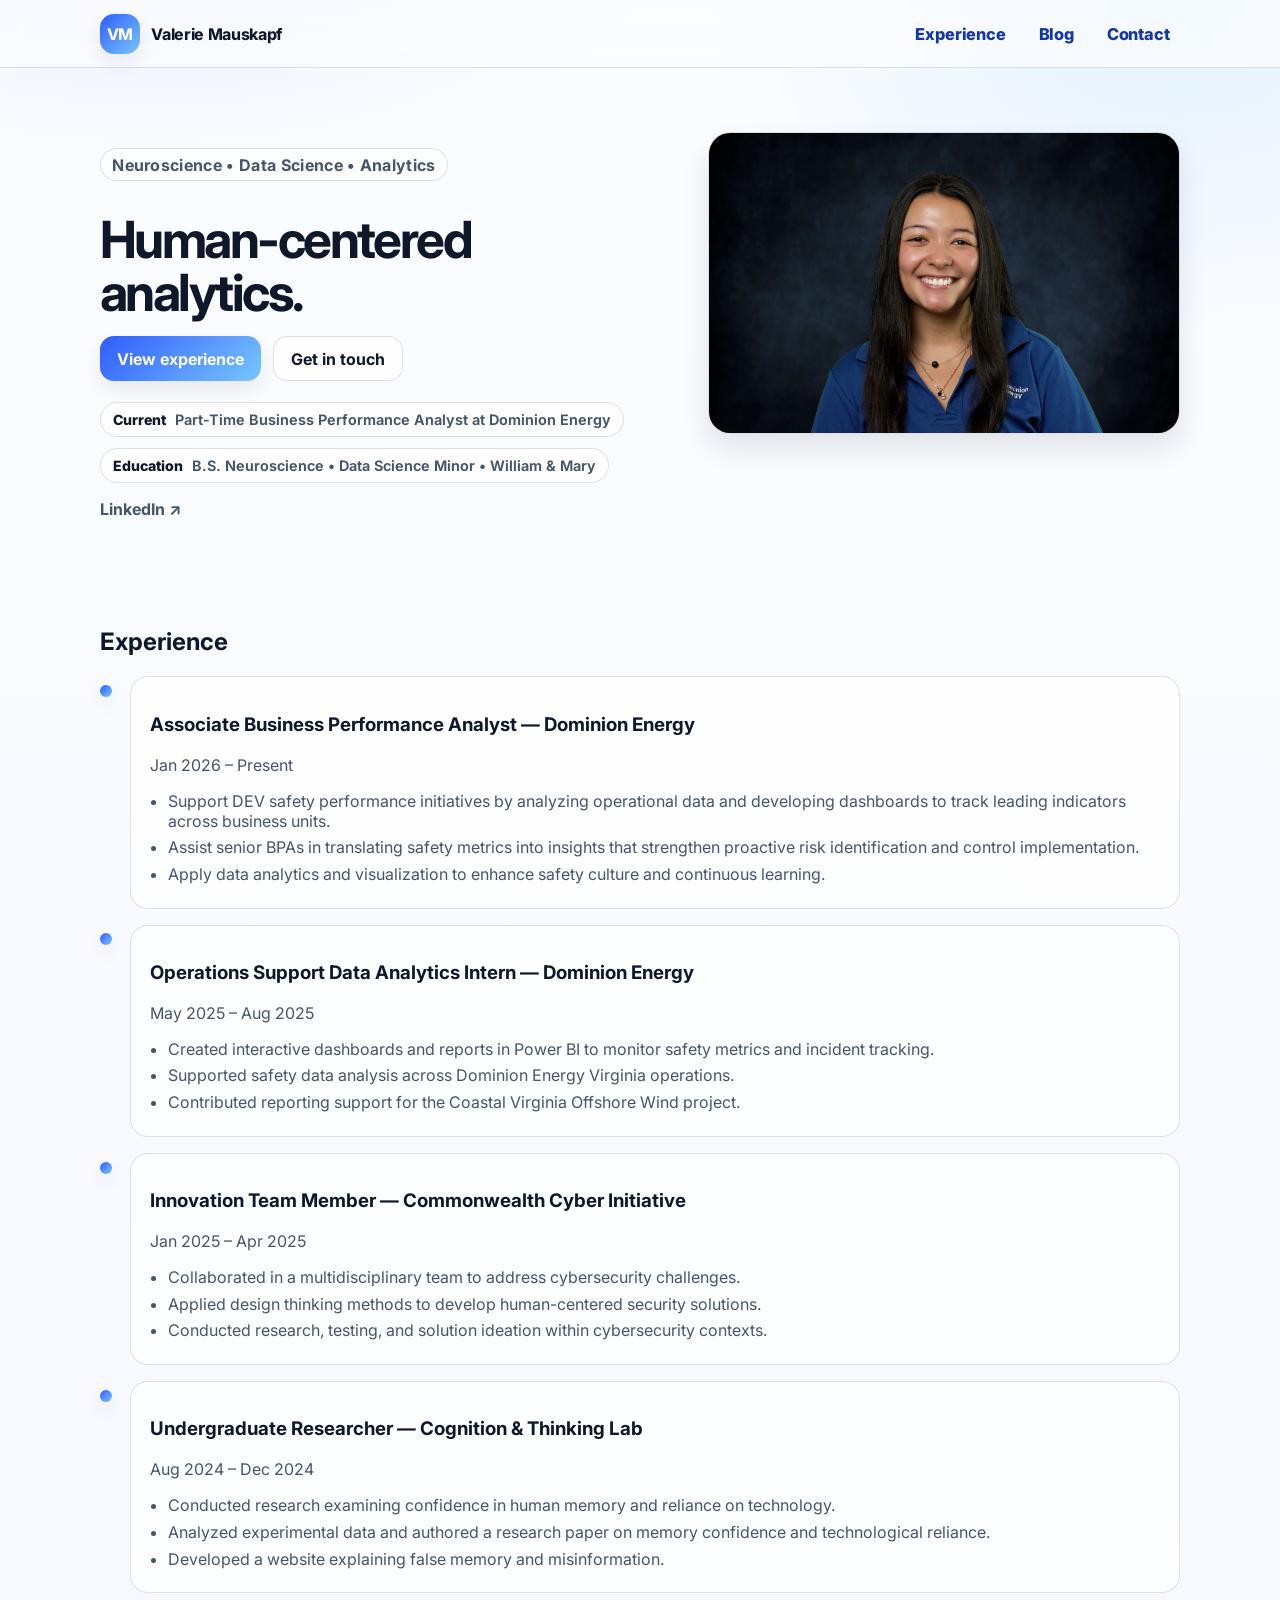
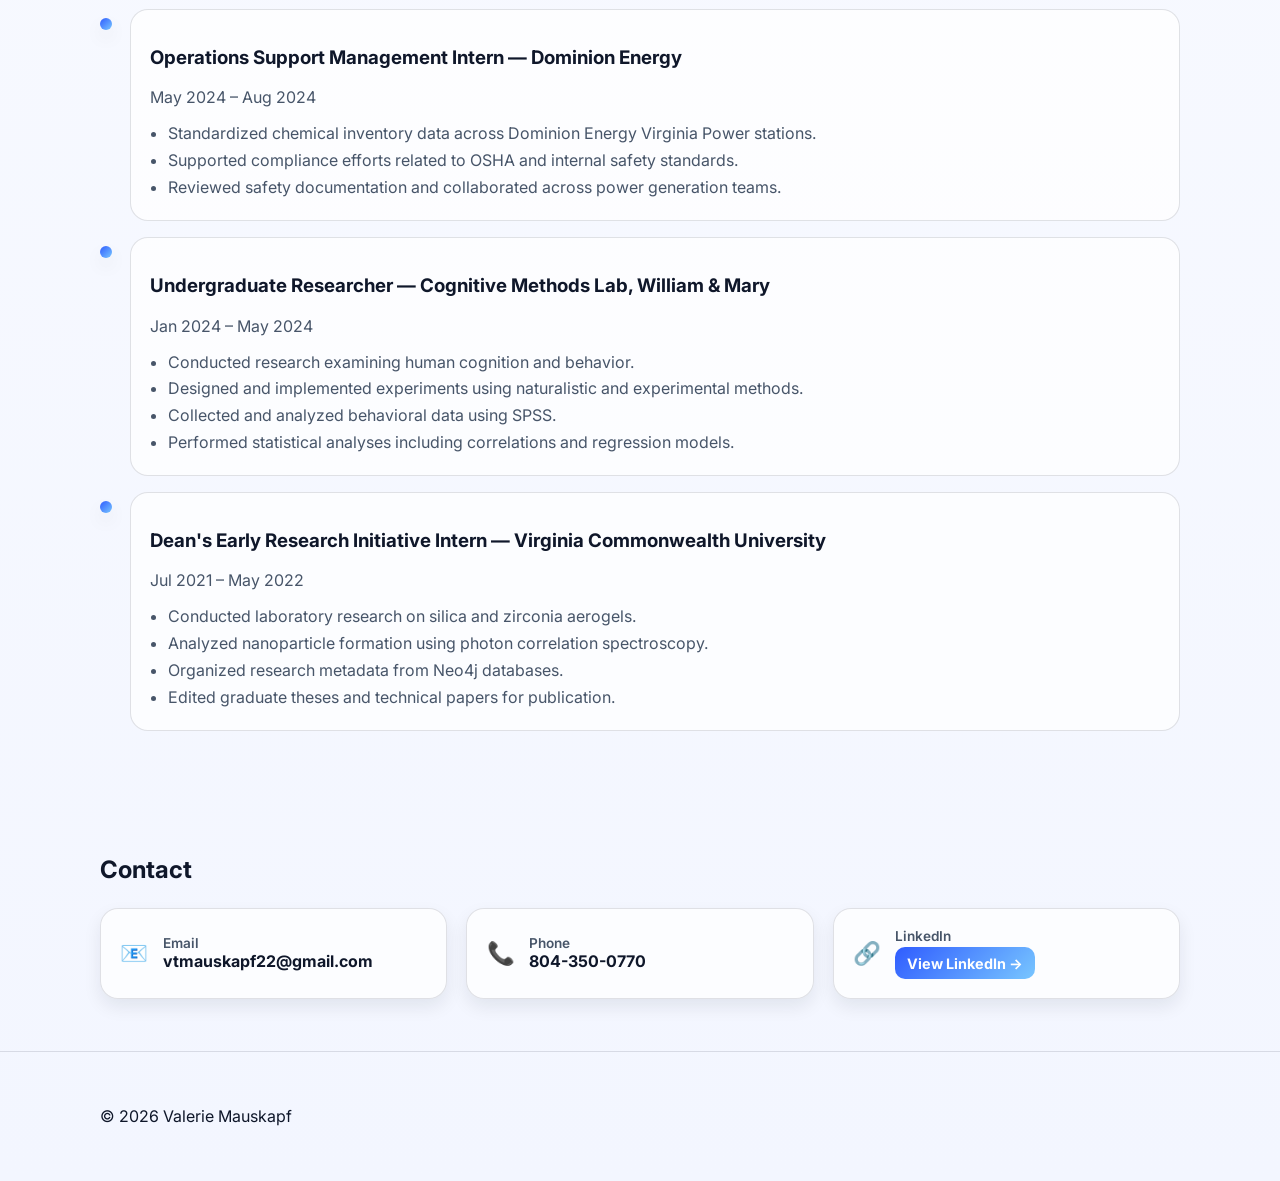
<file: index.html>
<!doctype html>
<html lang="en">

<head>
<meta charset="utf-8">
<meta name="viewport" content="width=device-width, initial-scale=1">

<title>Valerie Mauskapf</title>

<link rel="preconnect" href="https://fonts.googleapis.com">
<link rel="preconnect" href="https://fonts.gstatic.com" crossorigin>

<link href="https://fonts.googleapis.com/css2?family=Inter:wght@400;500;600;700&display=swap" rel="stylesheet">

<link rel="stylesheet" href="assets/css/styles.css">
</head>


<body>

<header class="site-header">
<div class="container header-inner">

<a class="brand" href="#">
<span class="brand-mark">VM</span>
<span class="brand-text">Valerie Mauskapf</span>
</a>

<nav class="nav">
<a href="#experience">Experience</a>
<a href="./blog/">Blog</a>
<a href="#contact">Contact</a>
</nav>

</div>
</header>


<main>


<section class="hero">
<div class="container hero-grid">

<div class="hero-copy">

<p class="eyebrow">Neuroscience • Data Science • Analytics</p>

<h1>Human-centered analytics.</h1>

<div class="cta-row">
<a class="btn primary" href="#experience">View experience</a>
<a class="btn" href="#contact">Get in touch</a>
</div>

<div class="meta-row">

<div class="meta-pill">
<span class="meta-k">Current</span>
<span class="meta-v">Part-Time Business Performance Analyst at Dominion Energy</span>
</div>

<div class="meta-pill">
<span class="meta-k">Education</span>
<span class="meta-v">B.S. Neuroscience • Data Science Minor • William &amp; Mary</span>
</div>

</div>

<div class="link-row">
<a class="link" href="https://www.linkedin.com/in/valeriemauskapf" target="_blank" rel="noreferrer noopener">
LinkedIn ↗
</a>
</div>

</div>


<div class="hero-card">
<img
class="headshot"
src="assets/img/headshot.jpg"
alt="Valerie Mauskapf"
/>
</div>

</div>
</section>



<section id="experience" class="section">
<div class="container">

<h2>Experience</h2>

<div class="timeline">


<article class="timeline-item">
<div class="dot"></div>
<div class="timeline-content">
<h3>Associate Business Performance Analyst — Dominion Energy</h3>
<p class="muted">Jan 2026 – Present</p>
<ul class="bullets">
<li>Support DEV safety performance initiatives by analyzing operational data and developing dashboards to track leading indicators across business units.</li>
<li>Assist senior BPAs in translating safety metrics into insights that strengthen proactive risk identification and control implementation.</li>
<li>Apply data analytics and visualization to enhance safety culture and continuous learning.</li>
</ul>
</div>
</article>


<article class="timeline-item">
<div class="dot"></div>
<div class="timeline-content">
<h3>Operations Support Data Analytics Intern — Dominion Energy</h3>
<p class="muted">May 2025 – Aug 2025</p>
<ul class="bullets">
<li>Created interactive dashboards and reports in Power BI to monitor safety metrics and incident tracking.</li>
<li>Supported safety data analysis across Dominion Energy Virginia operations.</li>
<li>Contributed reporting support for the Coastal Virginia Offshore Wind project.</li>
</ul>
</div>
</article>


<article class="timeline-item">
<div class="dot"></div>
<div class="timeline-content">
<h3>Innovation Team Member — Commonwealth Cyber Initiative</h3>
<p class="muted">Jan 2025 – Apr 2025</p>
<ul class="bullets">
<li>Collaborated in a multidisciplinary team to address cybersecurity challenges.</li>
<li>Applied design thinking methods to develop human-centered security solutions.</li>
<li>Conducted research, testing, and solution ideation within cybersecurity contexts.</li>
</ul>
</div>
</article>


<article class="timeline-item">
<div class="dot"></div>
<div class="timeline-content">
<h3>Undergraduate Researcher — Cognition &amp; Thinking Lab</h3>
<p class="muted">Aug 2024 – Dec 2024</p>
<ul class="bullets">
<li>Conducted research examining confidence in human memory and reliance on technology.</li>
<li>Analyzed experimental data and authored a research paper on memory confidence and technological reliance.</li>
<li>Developed a website explaining false memory and misinformation.</li>
</ul>
</div>
</article>


<article class="timeline-item">
<div class="dot"></div>
<div class="timeline-content">
<h3>Operations Support Management Intern — Dominion Energy</h3>
<p class="muted">May 2024 – Aug 2024</p>
<ul class="bullets">
<li>Standardized chemical inventory data across Dominion Energy Virginia Power stations.</li>
<li>Supported compliance efforts related to OSHA and internal safety standards.</li>
<li>Reviewed safety documentation and collaborated across power generation teams.</li>
</ul>
</div>
</article>


<article class="timeline-item">
<div class="dot"></div>
<div class="timeline-content">
<h3>Undergraduate Researcher — Cognitive Methods Lab, William &amp; Mary</h3>
<p class="muted">Jan 2024 – May 2024</p>
<ul class="bullets">
<li>Conducted research examining human cognition and behavior.</li>
<li>Designed and implemented experiments using naturalistic and experimental methods.</li>
<li>Collected and analyzed behavioral data using SPSS.</li>
<li>Performed statistical analyses including correlations and regression models.</li>
</ul>
</div>
</article>


<article class="timeline-item">
<div class="dot"></div>
<div class="timeline-content">
<h3>Dean's Early Research Initiative Intern — Virginia Commonwealth University</h3>
<p class="muted">Jul 2021 – May 2022</p>
<ul class="bullets">
<li>Conducted laboratory research on silica and zirconia aerogels.</li>
<li>Analyzed nanoparticle formation using photon correlation spectroscopy.</li>
<li>Organized research metadata from Neo4j databases.</li>
<li>Edited graduate theses and technical papers for publication.</li>
</ul>
</div>
</article>


</div>
</div>
</section>



<section id="contact" class="section">
<div class="container">

<h2>Contact</h2>

<div class="contact-grid">

<div class="contact-item">
<div class="contact-icon">📧</div>
<div>
<p class="contact-label">Email</p>
<a href="mailto:vtmauskapf22@gmail.com" class="contact-link">
vtmauskapf22@gmail.com
</a>
</div>
</div>


<div class="contact-item">
<div class="contact-icon">📞</div>
<div>
<p class="contact-label">Phone</p>
<a href="tel:8043500770" class="contact-link">
804-350-0770
</a>
</div>
</div>


<div class="contact-item">
<div class="contact-icon">🔗</div>
<div>
<p class="contact-label">LinkedIn</p>
<a href="https://www.linkedin.com/in/valeriemauskapf" target="_blank" class="linkedin-btn">
View LinkedIn →
</a>
</div>
</div>


</div>
</div>
</section>



<footer class="site-footer">
<div class="container">
<p>© 2026 Valerie Mauskapf</p>
</div>
</footer>


</main>
</body>
</html>
</file>
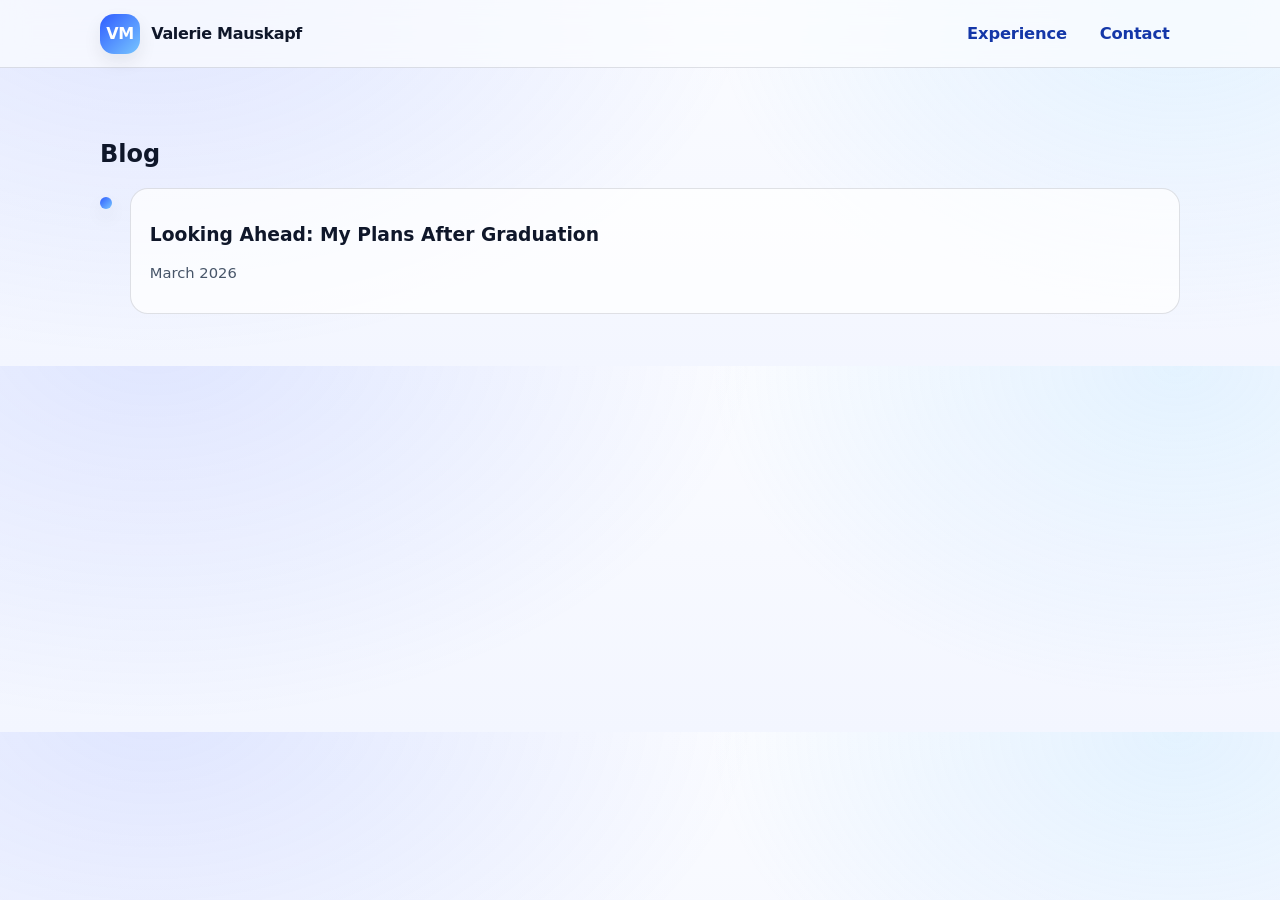
<file: blog/index.html>
<!doctype html>
<html lang="en">
<head>
  <meta charset="utf-8">
  <meta name="viewport" content="width=device-width, initial-scale=1">
  <title>Blog | Valerie Mauskapf</title>
  <link rel="stylesheet" href="../assets/css/styles.css">
</head>
<body>

<header class="site-header">
  <div class="container header-inner">
    <a class="brand" href="../index.html">
      <span class="brand-mark">VM</span>
      <span class="brand-text">Valerie Mauskapf</span>
    </a>
    <nav class="nav">
      <a href="../index.html#experience">Experience</a>
      <a href="../index.html#contact">Contact</a>
    </nav>
  </div>
</header>

<section class="section">
  <div class="container">
    <h2>Blog</h2>

    <div class="timeline">
      <article class="timeline-item">
        <div class="dot" aria-hidden="true"></div>
        <div class="timeline-content">
          <h3><a href="post1.html">Looking Ahead: My Plans After Graduation</a></h3>
          <p class="muted small">March 2026</p>
        </div>
      </article>
    </div>
  </div>
</section>

</body>
</html>
</file>
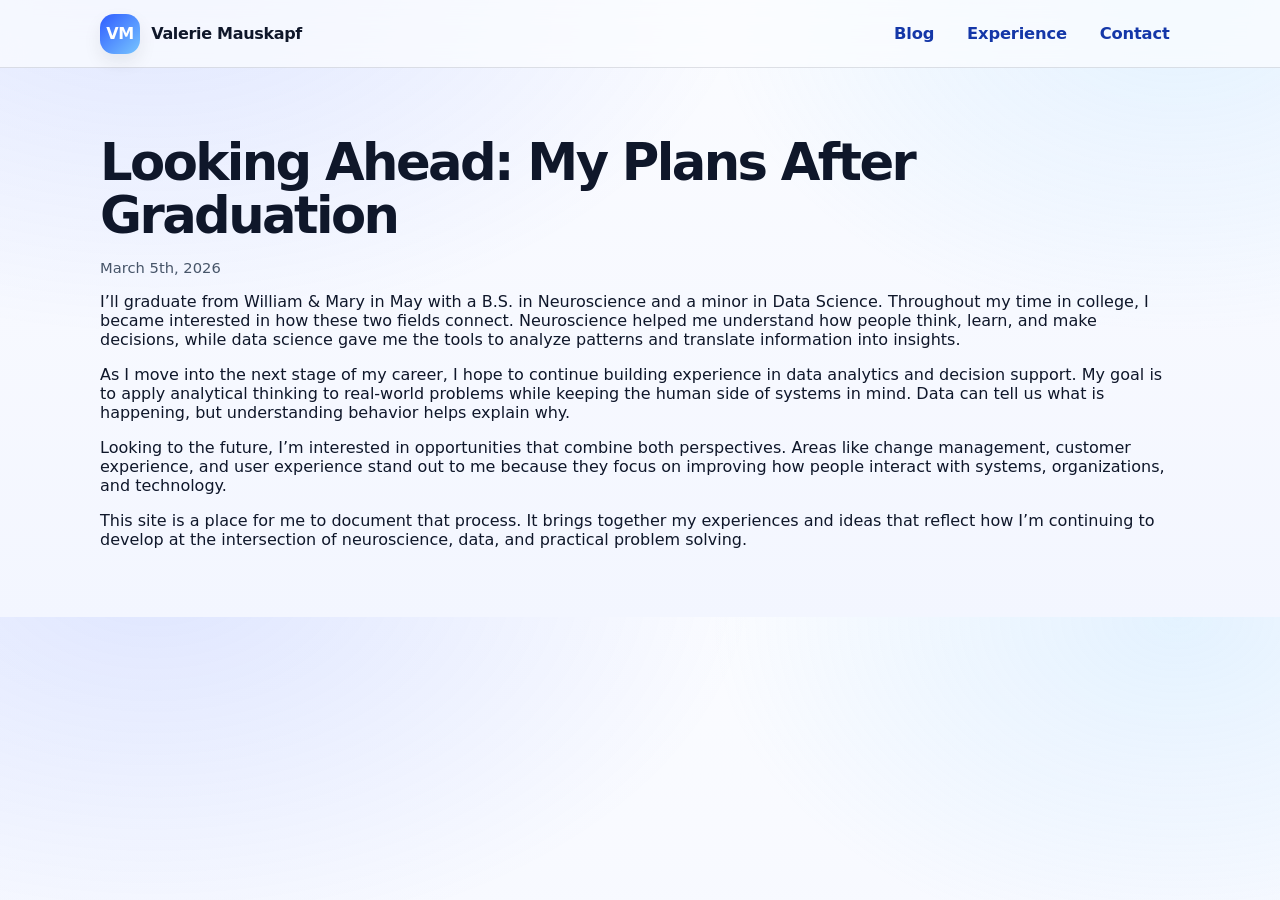
<file: blog/post1.html>
<!doctype html>
<html lang="en">
<head>
  <meta charset="utf-8">
  <meta name="viewport" content="width=device-width, initial-scale=1">
  <title>Looking Ahead: My Plans After Graduation</title>
  <link rel="stylesheet" href="../assets/css/styles.css">
</head>
<body>

<header class="site-header">
  <div class="container header-inner">
    <a class="brand" href="../index.html">
      <span class="brand-mark">VM</span>
      <span class="brand-text">Valerie Mauskapf</span>
    </a>
    <nav class="nav">
      <a href="index.html">Blog</a>
      <a href="../index.html#experience">Experience</a>
      <a href="../index.html#contact">Contact</a>
    </nav>
  </div>
</header>

<section class="section">
  <div class="container">
    <h1>Looking Ahead: My Plans After Graduation</h1>
    <p class="muted small">March 5th, 2026</p>

    <p>
  I’ll graduate from William &amp; Mary in May with a B.S. in Neuroscience and a minor in Data Science. Throughout my time in college, I became interested in how these two fields connect. Neuroscience helped me understand how people think, learn, and make decisions, while data science gave me the tools to analyze patterns and translate information into insights.
</p>

<p>
  As I move into the next stage of my career, I hope to continue building experience in data analytics and decision support. My goal is to apply analytical thinking to real-world problems while keeping the human side of systems in mind. Data can tell us what is happening, but understanding behavior helps explain why.
</p>

<p>
  Looking to the future, I’m interested in opportunities that combine both perspectives. Areas like change management, customer experience, and user experience stand out to me because they focus on improving how people interact with systems, organizations, and technology.
</p>

<p>
  This site is a place for me to document that process. It brings together my experiences and ideas that reflect how I’m continuing to develop at the intersection of neuroscience, data, and practical problem solving.
</p>
  </div>
</section>

</body>
</html>
</file>
<file: assets/css/styles.css>
:root{
  --bg: #fbfcff;
  --bg2:#f3f6ff;
  --card:#ffffff;
  --text:#0f172a;     /* slate-900 */
  --muted:#475569;    /* slate-600 */
  --line: rgba(15, 23, 42, 0.12);

  --brand:#2f5cff;    /* clean corporate blue */
  --brand2:#78c6ff;   /* soft accent */
  --success:#16a34a;

  --shadow: 0 14px 28px rgba(15, 23, 42, 0.10);
  --shadow2: 0 8px 18px rgba(15, 23, 42, 0.08);

  --radius: 18px;
  --radius2: 22px;

  --container: 1080px;
  --header-h: 68px;

  color-scheme: light;
}

/* Optional: dark mode support */
[data-theme="dark"]{
  --bg:#0b0d12;
  --bg2:#0f1220;
  --card:#12162a;
  --text:#eef1ff;
  --muted:#b8c0ffcc;
  --line: rgba(255,255,255,0.14);

  --shadow: 0 18px 42px rgba(0,0,0,0.45);
  --shadow2: 0 12px 24px rgba(0,0,0,0.35);

  color-scheme: dark;
}

/* ---------- Base ---------- */
*{ box-sizing:border-box; }
html{ scroll-behavior:smooth; }
body{
  margin:0;
  font-family: Inter, system-ui, -apple-system, Segoe UI, Roboto, Arial, sans-serif;
  color:var(--text);
  background:
    radial-gradient(1100px 700px at 12% -8%, rgba(47,92,255,.14), transparent 55%),
    radial-gradient(900px 640px at 92% 0%, rgba(120,198,255,.18), transparent 52%),
    linear-gradient(180deg, var(--bg) 0%, var(--bg2) 100%);
}

img{ max-width:100%; height:auto; }
a{ color:inherit; text-decoration:none; }
button{ font-family:inherit; }

:focus-visible{
  outline: 3px solid rgba(47,92,255,.35);
  outline-offset: 3px;
}

/* ---------- Layout helpers ---------- */
.container{
  width: min(var(--container), calc(100% - 2rem));
  margin-inline:auto;
}

.section{
  padding: 3.25rem 0;
}
.section.alt{
  background: rgba(255,255,255,.55);
  border-top: 1px solid var(--line);
  border-bottom: 1px solid var(--line);
}
[data-theme="dark"] .section.alt{
  background: rgba(255,255,255,.04);
}

/* ---------- Header / Nav ---------- */
.site-header{
  position: sticky;
  top: 0;
  z-index: 50;
  height: var(--header-h);
  display:flex;
  align-items:center;
  backdrop-filter: blur(14px);
  background: rgba(251,252,255,0.72);
  border-bottom: 1px solid var(--line);
}
[data-theme="dark"] .site-header{
  background: rgba(11,13,18,0.65);
}

.header-inner{
  display:flex;
  align-items:center;
  justify-content:space-between;
  gap: 1rem;
}

.brand{
  display:flex;
  align-items:center;
  gap: .7rem;
  font-weight: 750;
  letter-spacing: -0.02em;
}
.brand-mark{
  width: 40px;
  height: 40px;
  border-radius: 14px;
  display:grid;
  place-items:center;
  color: white;
  background: linear-gradient(135deg, var(--brand), var(--brand2));
  box-shadow: var(--shadow2);
}
.brand-text{ font-size: 1rem; }

/* Your HTML uses <nav class="nav"> with direct <a> links */
.nav{
  display:flex;
  align-items:center;
  gap: .75rem;
}

/* NEW: make nav links bold + dark blue + “cuteness” hover */
.nav a{
  font-weight: 800;
  font-size: 1.02rem;
  color: #1437a8; /* dark blue */
  padding: .42rem .65rem;
  border-radius: 12px;
  letter-spacing: -0.01em;
  transition: background .15s ease, transform .15s ease, color .15s ease;
}
.nav a:hover{
  background: rgba(47,92,255,.10);
  color: #1437a8;
  transform: translateY(-1px);
}

/* ---------- Hero ---------- */
.hero{
  padding: 4.0rem 0 2.25rem;
}

.hero-grid{
  display:grid;
  grid-template-columns: 1.1fr 0.9fr;
  gap: 2rem;
  align-items: start;
}

.eyebrow{
  display:inline-flex;
  align-items:center;
  gap:.5rem;
  font-weight: 700;
  letter-spacing: .02em;
  color: var(--muted);
  border: 1px solid var(--line);
  background: rgba(255,255,255,.55);
  padding: .35rem .7rem;
  border-radius: 999px;
}

h1{
  font-size: clamp(2.2rem, 4vw, 3.25rem);
  line-height: 1.04;
  margin: 1rem 0 1rem;
  letter-spacing: -0.05em;
}

.lead{
  font-size: 1.06rem;
  line-height: 1.65;
  color: var(--muted);
  margin: 0 0 1.35rem;
  max-width: 65ch;
}

.cta-row{
  display:flex;
  gap: .8rem;
  flex-wrap: wrap;
  margin-top: .25rem;
}

.btn{
  display:inline-flex;
  align-items:center;
  justify-content:center;
  gap: .45rem;
  padding: .74rem 1.05rem;
  border-radius: 14px;
  border: 1px solid var(--line);
  background: rgba(255,255,255,.72);
  color: var(--text);
  font-weight: 700;
  cursor: pointer;
  box-shadow: none;
  transition: transform .12s ease, box-shadow .12s ease, background .12s ease;
}
[data-theme="dark"] .btn{
  background: rgba(255,255,255,.06);
}
.btn:hover{
  transform: translateY(-1px);
  box-shadow: var(--shadow2);
}

.btn.primary{
  border: none;
  color: white;
  background: linear-gradient(135deg, var(--brand), var(--brand2));
  box-shadow: var(--shadow2);
}
.btn.primary:hover{
  box-shadow: var(--shadow);
}

.btn.ghost{
  background: transparent;
}

.btn.small{
  padding: .56rem .85rem;
  border-radius: 12px;
  font-size: .95rem;
}

.meta-row{
  display:flex;
  gap: .7rem;
  flex-wrap: wrap;
  margin: 1.3rem 0 .95rem;
}

.meta-pill{
  border: 1px solid var(--line);
  background: rgba(255,255,255,.60);
  border-radius: 999px;
  padding: .5rem .75rem;
  display:flex;
  align-items: baseline;
  gap: .55rem;
}
[data-theme="dark"] .meta-pill{
  background: rgba(255,255,255,.05);
}

.meta-k{ font-weight: 800; font-size: .88rem; }
.meta-v{ font-weight: 650; font-size: .90rem; color: var(--muted); }

.link-row{
  display:flex;
  gap: 1rem;
  flex-wrap: wrap;
  margin-top: .6rem;
}
.link{
  color: var(--muted);
  font-weight: 700;
  border-bottom: 1px dashed transparent;
}
.link:hover{
  color: var(--text);
  border-bottom-color: rgba(47,92,255,.45);
}

/* ---------- Headshot ---------- */
.headshot{
  width: 100%;
  height: auto;
  display:block;
  object-fit: cover;
  border-radius: var(--radius2);
  border: 1px solid var(--line);
  box-shadow: var(--shadow);
}

/* ---------- Lists ---------- */
.bullets{
  margin: .6rem 0 0;
  padding-left: 1.15rem;
  color: var(--muted);
}
.bullets li{ margin: .42rem 0; }

.muted{ color: var(--muted); }
.small{ font-size: .92rem; }

/* ---------- Timeline ---------- */
.timeline{
  display:grid;
  gap: 1rem;
}

.timeline-item{
  display:grid;
  grid-template-columns: 16px 1fr;
  gap: .9rem;
  align-items: start;
}

.dot{
  width: 12px;
  height: 12px;
  border-radius: 999px;
  margin-top: .55rem;
  background: linear-gradient(135deg, var(--brand), var(--brand2));
  box-shadow: var(--shadow2);
}

.timeline-content{
  border: 1px solid var(--line);
  border-radius: var(--radius);
  padding: 1.05rem 1.15rem;
  background: rgba(255,255,255,.72);
}
[data-theme="dark"] .timeline-content{
  background: rgba(255,255,255,.05);
}

/* ---------- Contact ---------- */
.contact-card{
  border: 1px solid var(--line);
  border-radius: var(--radius);
  padding: 1.1rem 1.15rem;
  background: rgba(255,255,255,.72);
}
[data-theme="dark"] .contact-card{
  background: rgba(255,255,255,.05);
}

/* ---------- Footer ---------- */
.site-footer{
  padding: 2.4rem 0;
  border-top: 1px solid var(--line);
}

/* ---------- Blog helpers (optional but nice) ---------- */
/* If your blog pages use <article class="post"> this will style them */
.post{
  border: 1px solid var(--line);
  border-radius: var(--radius);
  padding: 1.25rem 1.25rem;
  background: rgba(255,255,255,.72);
}
[data-theme="dark"] .post{
  background: rgba(255,255,255,.05);
}
.post h1{
  font-size: clamp(1.8rem, 3vw, 2.4rem);
  margin-top: 0;
}

/* ---------- Responsive ---------- */
@media (max-width: 900px){
  .hero-grid{ grid-template-columns: 1fr; }
}

/* CONTACT SECTION */

.contact-grid{
  display:grid;
  grid-template-columns: repeat(3,1fr);
  gap:1.2rem;
  margin-top:1.5rem;
}

.contact-item{
  display:flex;
  gap:.9rem;
  align-items:center;
  padding:1.2rem;
  border-radius:18px;
  background:rgba(255,255,255,.75);
  border:1px solid var(--line);
  box-shadow:var(--shadow2);
}

.contact-icon{
  font-size:1.4rem;
}

.contact-label{
  font-size:.85rem;
  color:var(--muted);
  margin:0;
  font-weight:600;
}

.contact-link{
  font-weight:700;
  color:var(--text);
}

.linkedin-btn{
  display:inline-block;
  margin-top:.2rem;
  padding:.45rem .75rem;
  border-radius:10px;
  background:linear-gradient(135deg,var(--brand),var(--brand2));
  color:white;
  font-weight:700;
  font-size:.9rem;
  transition:transform .15s ease, box-shadow .15s ease;
}

.linkedin-btn:hover{
  transform:translateY(-2px);
  box-shadow:var(--shadow2);
}

@media (max-width:900px){
  .contact-grid{
    grid-template-columns:1fr;
  }
}
</file>
